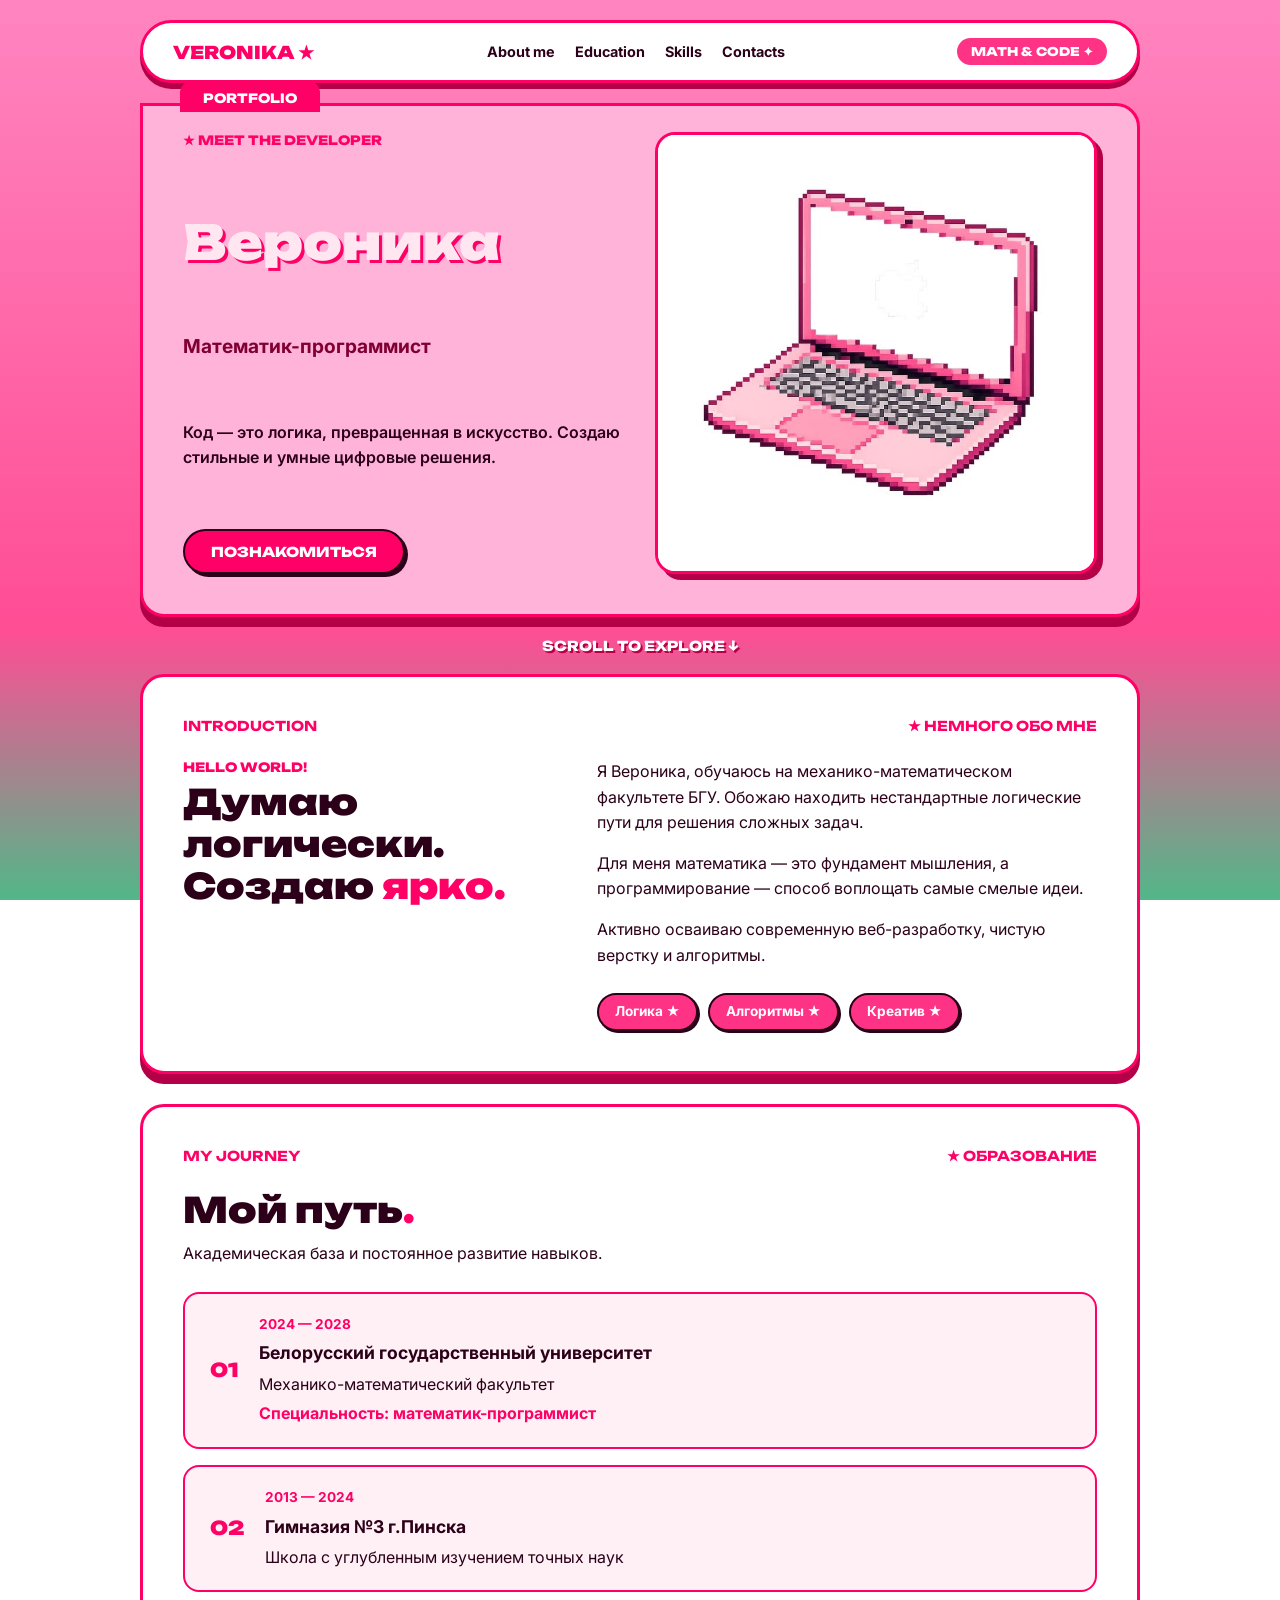
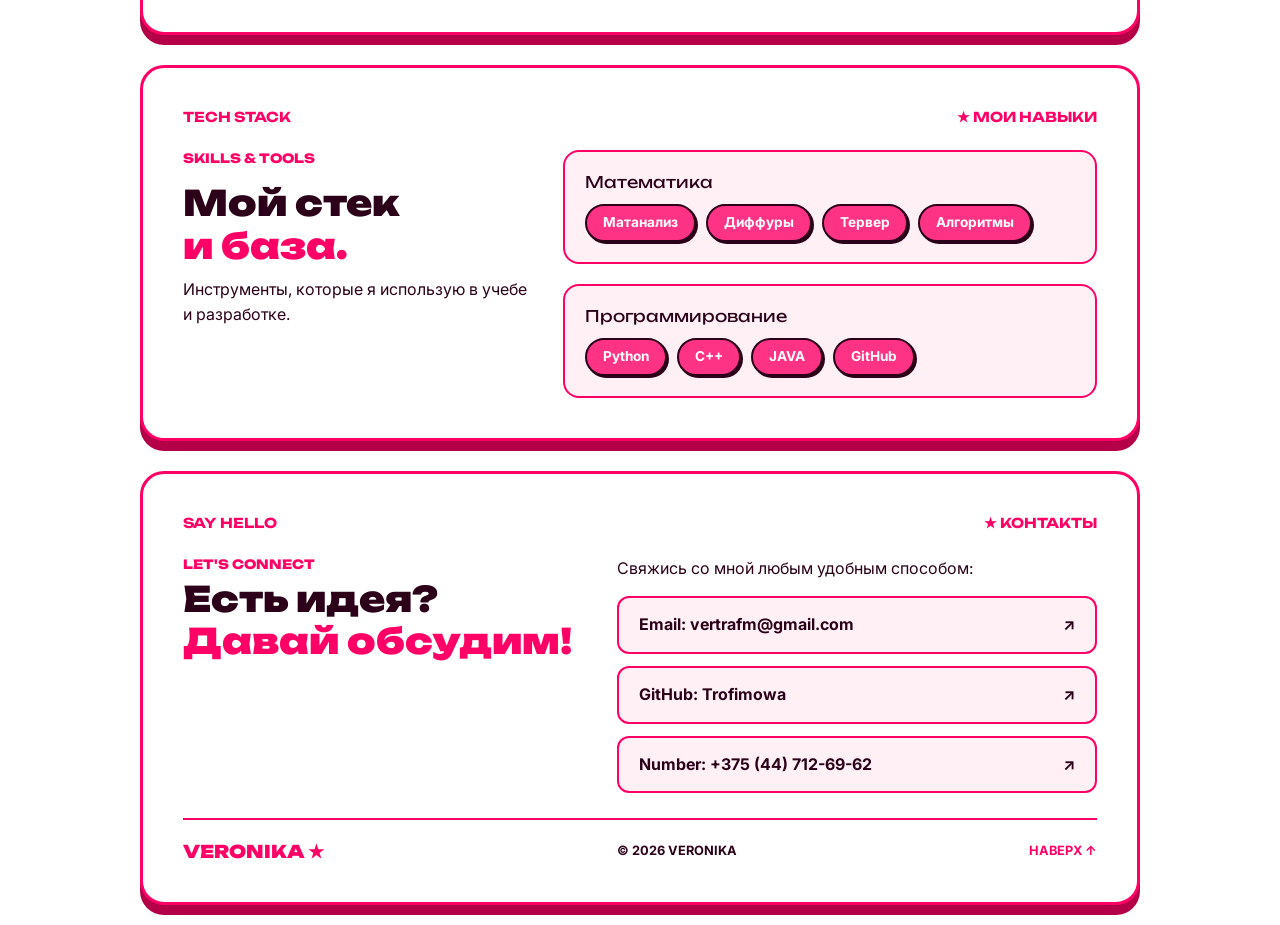
<file: task1/index.html>
<!DOCTYPE html>
<html lang="ru">
<head>
    <meta charset="UTF-8">
    <meta name="viewport" content="width=device-width, initial-scale=1.0">
    <title>Veronika — resume</title>
    <link rel="stylesheet" href="style.css">
    <link rel="preconnect" href="https://fonts.googleapis.com">
    <link rel="preconnect" href="https://fonts.gstatic.com" crossorigin>
    <link href="https://fonts.googleapis.com/css2?family=Inter:wght@400;600;700&family=Unbounded:wght@600;800;900&display=swap" rel="stylesheet">
</head>
<body>

    <header class="hero" id="home">
        <nav class="navigation">
            <a class="logo" href="#home">VERONIKA ★</a>
            <ul class="nav-links">
                <li><a href="#about">About me</a></li>
                <li><a href="#education">Education</a></li>
                <li><a href="#skills">Skills</a></li>
                <li><a href="#contacts">Contacts</a></li>
            </ul>
            <span class="badge">MATH &amp; CODE ✦</span>
        </nav>

        <div class="folder-card">
            <div class="folder-tab">PORTFOLIO</div>
            <div class="hero-content">
                <section class="hero-intro">
                    <p class="eyebrow">★ MEET THE DEVELOPER</p>
                    <h1>Вероника</h1>
                    <p class="hero-subtitle">Математик-программист</p>
                    <p class="hero-description">
                        Код — это логика, превращенная в искусство. Создаю стильные и умные цифровые решения.
                    </p>
                    <a class="hero-button" href="#about">ПОЗНАКОМИТЬСЯ</a>
                </section>

                <div class="portrait">
                    <div class="portrait-frame">
                        <img src="nout.jpg" alt="Картинка">
                    </div>
                </div>
            </div>
        </div>

        <a class="scroll-link" href="#about">SCROLL TO EXPLORE ↓</a>
    </header>

    <main>
        <section class="about section-card" id="about">
            <div class="section-top">
                <span>INTRODUCTION</span>
                <span>★ НЕМНОГО ОБО МНЕ</span>
            </div>

            <div class="about-layout">
                <div class="about-heading">
                    <p class="eyebrow">HELLO WORLD!</p>
                    <h2>Думаю логически.<br>Создаю <span>ярко.</span></h2>
                </div>

                <article class="about-text">
                    <p>
                        Я Вероника, обучаюсь на механико-математическом факультете БГУ. Обожаю находить нестандартные логические пути для решения сложных задач.
                    </p>
                    <p>
                        Для меня математика — это фундамент мышления, а программирование — способ воплощать самые смелые идеи.
                    </p>
                    <p>
                        Активно осваиваю современную веб-разработку, чистую верстку и алгоритмы.
                    </p>

                    <div class="about-tags">
                        <span class="skill">Логика ★</span>
                        <span class="skill">Алгоритмы ★</span>
                        <span class="skill">Креатив ★</span>
                    </div>
                </article>
            </div>
        </section>

        <section class="education section-card" id="education">
            <div class="section-top">
                <span>MY JOURNEY</span>
                <span>★ ОБРАЗОВАНИЕ</span>
            </div>

            <div class="education-heading">
                <h2>Мой путь<span>.</span></h2>
                <p>Академическая база и постоянное развитие навыков.</p>
            </div>

            <ul class="education-list">
                <li class="education-card">
                    <div class="education-number">01</div>
                    <div class="education-info">
                        <p class="card-date">2024 — 2028</p>
                        <h3>Белорусский государственный университет</h3>
                        <p>Механико-математический факультет</p>
                        <p class="education-specialty">Специальность: математик-программист</p>
                    </div>
                    <span class="education-arrow"></span>
                </li>

                <li class="education-card">
                    <div class="education-number">02</div>
                    <div class="education-info">
                        <p class="card-date">2013 — 2024</p>
                        <h3>Гимназия №3 г.Пинска</h3>
                        <p>Школа с углубленным изучением точных наук</p>
                    </div>
                    <span class="education-arrow"></span>
                </li>
            </ul>
        </section>

        <section class="skills section-card" id="skills">
            <div class="section-top">
                <span>TECH STACK</span>
                <span>★ МОИ НАВЫКИ</span>
            </div>

            <div class="skills-layout">
                <div class="skills-heading">
                    <p class="eyebrow">SKILLS &amp; TOOLS</p>
                    <h2>Мой стек<br><span>и база.</span></h2>
                    <p>Инструменты, которые я использую в учебе и разработке.</p>
                </div>

                <div class="skills-content">
                    <div class="skill-group">
                        <div class="skill-group-heading">
                            <h3>Математика</h3>
                        </div>
                        <div class="skill-tags">
                            <span class="skill">Матанализ</span>
                            <span class="skill">Диффуры</span>
                            <span class="skill">Тервер</span>
                            <span class="skill">Алгоритмы</span>
                        </div>
                    </div>

                    <div class="skill-group">
                        <div class="skill-group-heading">
                            <h3>Программирование</h3>
                        </div>
                        <div class="skill-tags">
                            <span class="skill">Python</span>
                            <span class="skill">С++</span>
                            <span class="skill">JAVA</span>
                            <span class="skill">GitHub</span>
                        </div>
                    </div>
                </div>
            </div>
        </section>

        <footer class="contacts section-card" id="contacts">
            <div class="section-top">
                <span>SAY HELLO</span>
                <span>★ КОНТАКТЫ</span>
            </div>

            <div class="contacts-layout">
                <div>
                    <p class="eyebrow">LET'S CONNECT</p>
                    <h2>Есть идея?<br><span>Давай обсудим!</span></h2>
                </div>

                <div class="contacts-right">
                    <p>Свяжись со мной любым удобным способом:</p>

                    <div class="contact-links">
                        <a href="mailto:veronika@example.com" class="contact-link">
                            <span>Email: vertrafm@gmail.com</span>
                            <span>↗</span>
                        </a>

                        <a href="https://github.com" target="_blank" rel="noopener noreferrer" class="contact-link">
                            <span>GitHub: Trofimowa</span>
                            <span>↗</span>
                        </a>

                        <a href="tel:+375291234567" class="contact-link">
                            <span>Number: +375 (44) 712-69-62</span>
                            <span>↗</span>
                        </a>
                    </div>
                </div>
            </div>

            <div class="footer-bottom">
                <a class="logo" href="#home">VERONIKA ★</a>
                <p>© 2026 VERONIKA</p>
                <a href="#home">НАВЕРХ ↑</a>
            </div>
        </footer>
    </main>

</body>
</html>
</file>
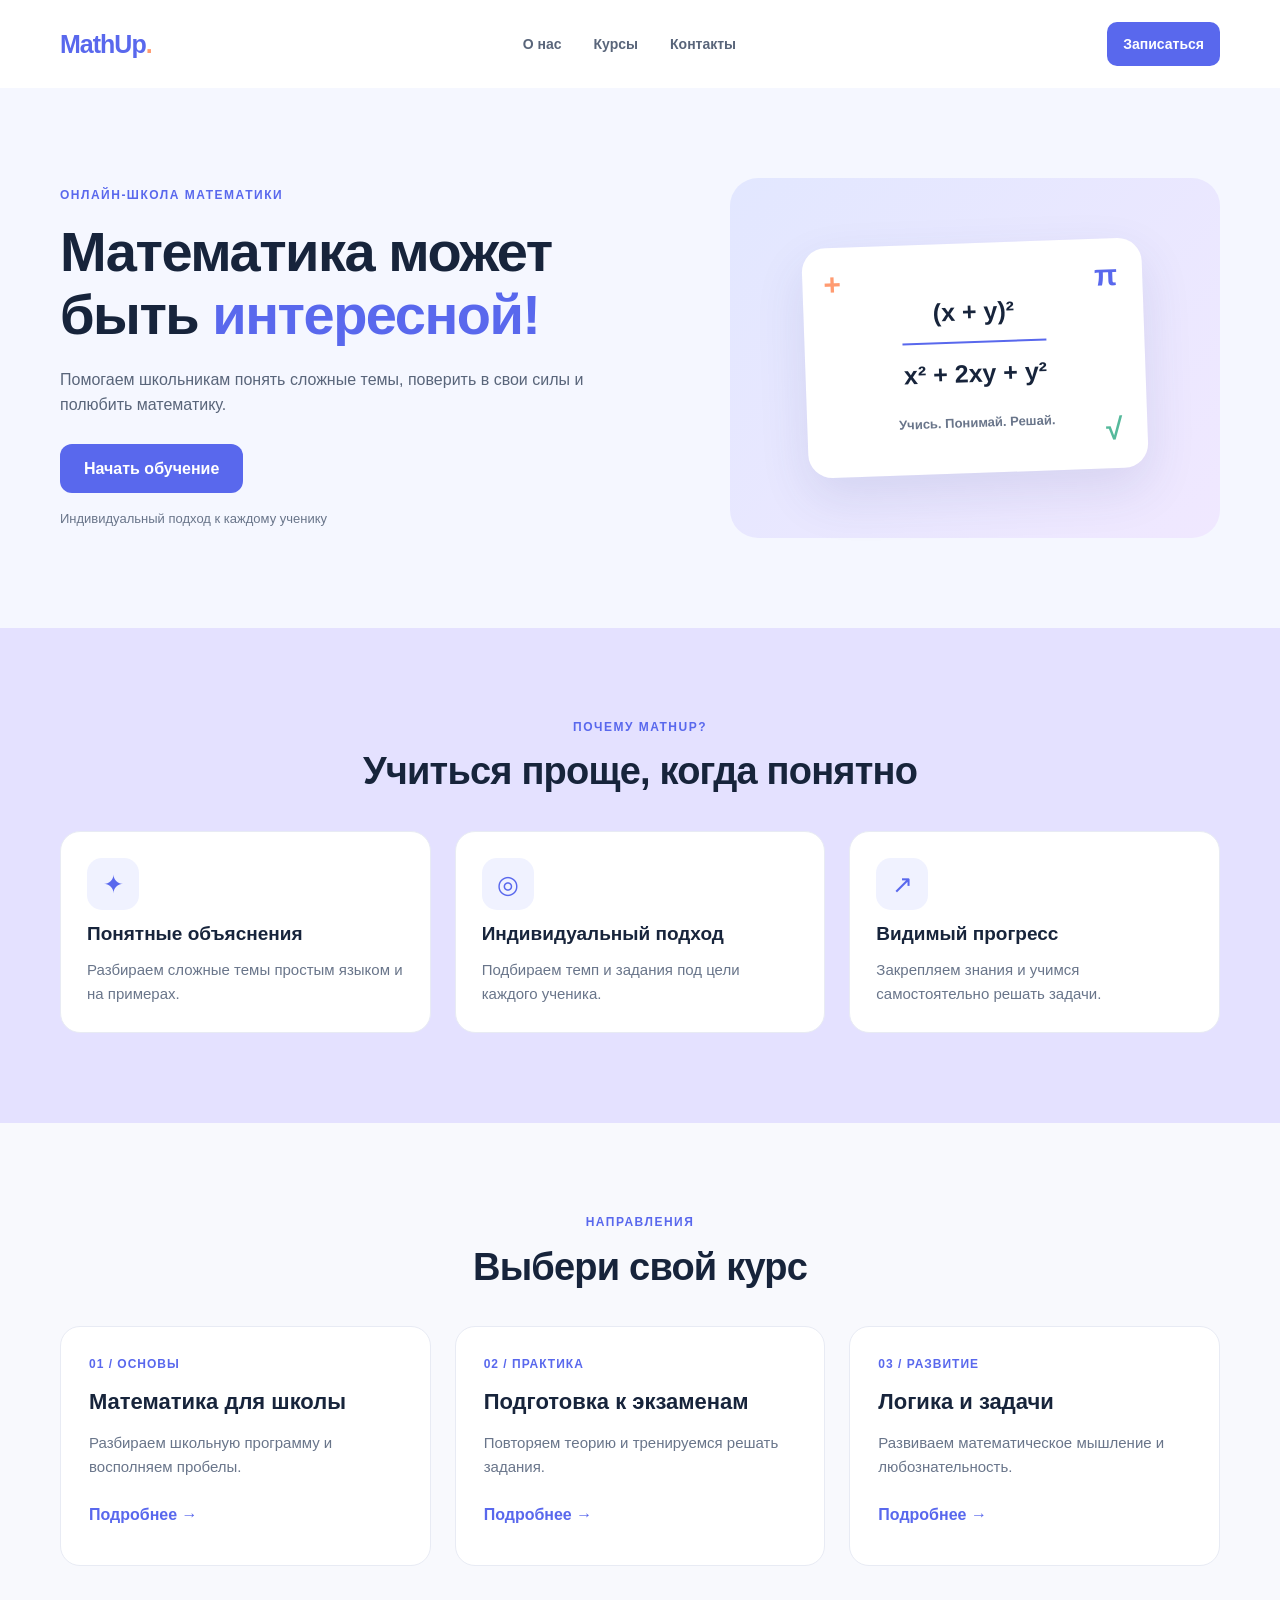
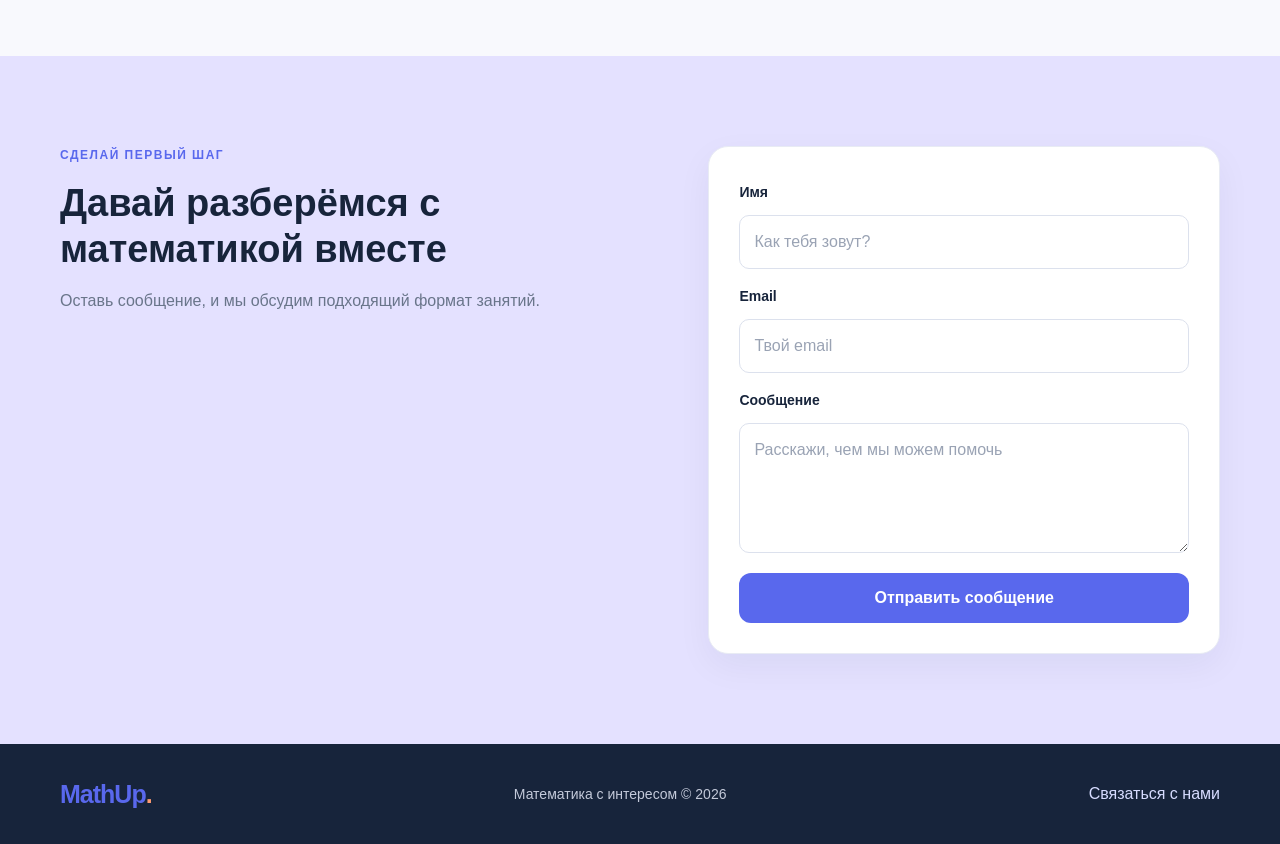
<file: task2/index.html>
<!DOCTYPE html>
<html lang="ru">
<head>
    <meta charset="UTF-8">
    <meta name="viewport" content="width=device-width, initial-scale=1.0">
    <meta name="description" content="Онлайн-школа математики для школьников">

    <title>MathUp — математика с интересом</title>

    <link rel="stylesheet" href="style.css">
</head>
<body>

    <div class="page-grid">

        <header class="header">

            <a class="logo" href="#">MathUp<span>.</span></a>

            <input
                type="checkbox"
                id="menu-checkbox"
                class="menu-checkbox"
            >

            <label
                for="menu-checkbox"
                class="menu-toggle"
                aria-label="Открыть или закрыть меню"
            >
                <span></span>
                <span></span>
                <span></span>
            </label>

            <nav class="navigation">
                <a href="#about">О нас</a>
                <a href="#courses">Курсы</a>
                <a href="#contact">Контакты</a>
            </nav>

            <a class="header-button" href="#contact">
                Записаться
            </a>

        </header>

        <main>

            <section class="hero">

                <div class="hero-content">

                    <p class="eyebrow">
                        ОНЛАЙН-ШКОЛА МАТЕМАТИКИ
                    </p>

                    <h1>
                        Математика может быть
                        <span>интересной!</span>
                    </h1>

                    <p class="hero-description">
                        Помогаем школьникам понять сложные темы,
                        поверить в свои силы и полюбить математику.
                    </p>

                    <a class="primary-button" href="#contact">
                        Начать обучение
                    </a>

                    <p class="hero-note">
                        Индивидуальный подход к каждому ученику
                    </p>

                </div>

                <div
                    class="hero-visual"
                    role="img"
                    aria-label="Иллюстрация с математическими символами"
                >

                    <div class="math-card">

                        <span class="math-symbol symbol-one">+</span>
                        <span class="math-symbol symbol-two">π</span>
                        <span class="math-symbol symbol-three">√</span>

                        <div class="equation">
                            <span>(x + y)²</span>
                            <span class="equation-line"></span>
                            <span>x² + 2xy + y²</span>
                        </div>

                        <p>Учись. Понимай. Решай.</p>

                    </div>

                </div>

            </section>

            <section class="benefits" id="about">

                <div class="section-heading">

                    <p class="eyebrow">ПОЧЕМУ MATHUP?</p>

                    <h2>Учиться проще, когда понятно</h2>

                </div>

                <div class="benefit-grid">

                    <article class="benefit-card">

                        <span class="card-icon">✦</span>

                        <h3>Понятные объяснения</h3>

                        <p>
                            Разбираем сложные темы простым языком
                            и на примерах.
                        </p>

                    </article>

                    <article class="benefit-card">

                        <span class="card-icon">◎</span>

                        <h3>Индивидуальный подход</h3>

                        <p>
                            Подбираем темп и задания под цели
                            каждого ученика.
                        </p>

                    </article>

                    <article class="benefit-card">

                        <span class="card-icon">↗</span>

                        <h3>Видимый прогресс</h3>

                        <p>
                            Закрепляем знания и учимся самостоятельно
                            решать задачи.
                        </p>

                    </article>

                </div>

            </section>

            <section class="courses" id="courses">

                <div class="section-heading">

                    <p class="eyebrow">НАПРАВЛЕНИЯ</p>

                    <h2>Выбери свой курс</h2>

                </div>

                <div class="course-grid">

                    <article class="course-card">

                        <p class="course-number">01 / ОСНОВЫ</p>

                        <h3>Математика для школы</h3>

                        <p>
                            Разбираем школьную программу
                            и восполняем пробелы.
                        </p>

                        <a href="#contact">Подробнее →</a>

                    </article>

                    <article class="course-card">

                        <p class="course-number">02 / ПРАКТИКА</p>

                        <h3>Подготовка к экзаменам</h3>

                        <p>
                            Повторяем теорию и тренируемся
                            решать задания.
                        </p>

                        <a href="#contact">Подробнее →</a>

                    </article>

                    <article class="course-card">

                        <p class="course-number">03 / РАЗВИТИЕ</p>

                        <h3>Логика и задачи</h3>

                        <p>
                            Развиваем математическое мышление
                            и любознательность.
                        </p>

                        <a href="#contact">Подробнее →</a>

                    </article>

                </div>

            </section>

            <section class="contact" id="contact">

                <div class="contact-info">

                    <p class="eyebrow">СДЕЛАЙ ПЕРВЫЙ ШАГ</p>

                    <h2>
                        Давай разберёмся с математикой вместе
                    </h2>

                    <p>
                        Оставь сообщение, и мы обсудим подходящий
                        формат занятий.
                    </p>

                </div>

                <form class="contact-form">

                    <label for="name">Имя</label>

                    <input
                        type="text"
                        id="name"
                        name="name"
                        placeholder="Как тебя зовут?"
                        required
                    >

                    <label for="email">Email</label>

                    <input
                        type="email"
                        id="email"
                        name="email"
                        placeholder="Твой email"
                        required
                    >

                    <label for="message">Сообщение</label>

                    <textarea
                        id="message"
                        name="message"
                        placeholder="Расскажи, чем мы можем помочь"
                        required
                    ></textarea>

                    <button
                        class="primary-button submit-button"
                        type="submit"
                    >
                        Отправить сообщение
                    </button>

                </form>

            </section>

        </main>

        <footer class="footer">

            <a class="logo" href="#">
                MathUp<span>.</span>
            </a>

            <p>Математика с интересом © 2026</p>

            <a href="#contact">Связаться с нами</a>

        </footer>

    </div>

</body>
</html>
</file>
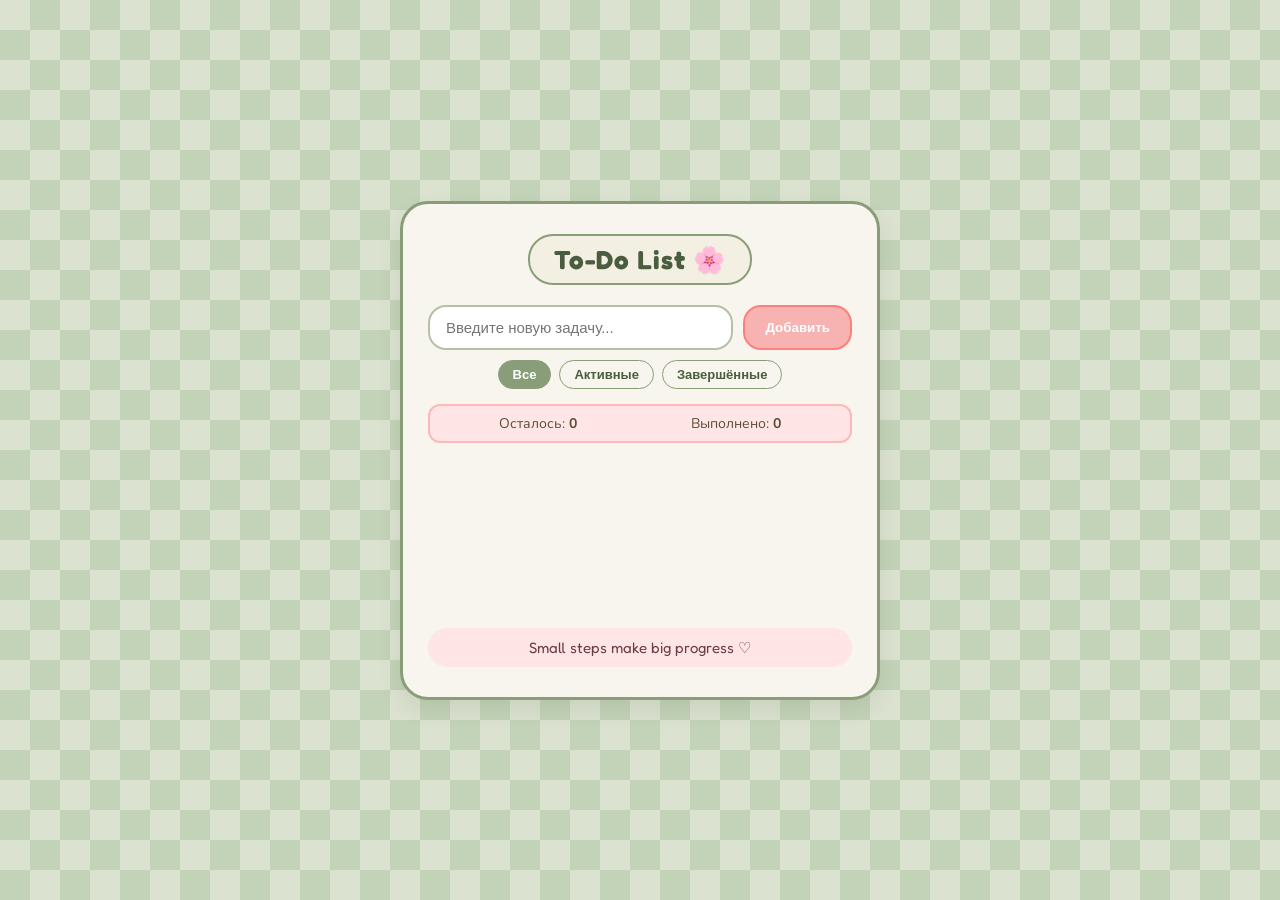
<file: task3/index.html>
<!DOCTYPE html>
<html lang="ru">
<head>
    <meta charset="UTF-8">
    <meta name="viewport" content="width=device-width, initial-scale=1.0">
    <title>Daily To-Do List</title>
    <link rel="stylesheet" href="style.css">
</head>
<body>
    <div class="planner-card">
        <header class="header">
            <div class="title-badge">
                <h1>To-Do List 🌸</h1>
            </div>
        </header>

        <form id="todo-form" class="todo-form">
            <input type="text" id="todo-input" placeholder="Введите новую задачу..." />
            <button type="submit" id="add-btn">Добавить</button>
        </form>

        <div id="error-message" class="error-message hidden">Пожалуйста, введите текст задачи!</div>

        <div class="filters">
            <button class="filter-btn active" data-filter="all">Все</button>
            <button class="filter-btn" data-filter="active">Активные</button>
            <button class="filter-btn" data-filter="completed">Завершённые</button>
        </div>

        <div class="counters">
            <span>Осталось: <strong id="active-count">0</strong></span>
            <span>Выполнено: <strong id="completed-count">0</strong></span>
        </div>

        <ul id="todo-list" class="todo-list"></ul>

        <div class="quote-card">
            Small steps make big progress ♡
        </div>
    </div>

    <script src="script.js" defer></script>
</body>
</html>
</file>
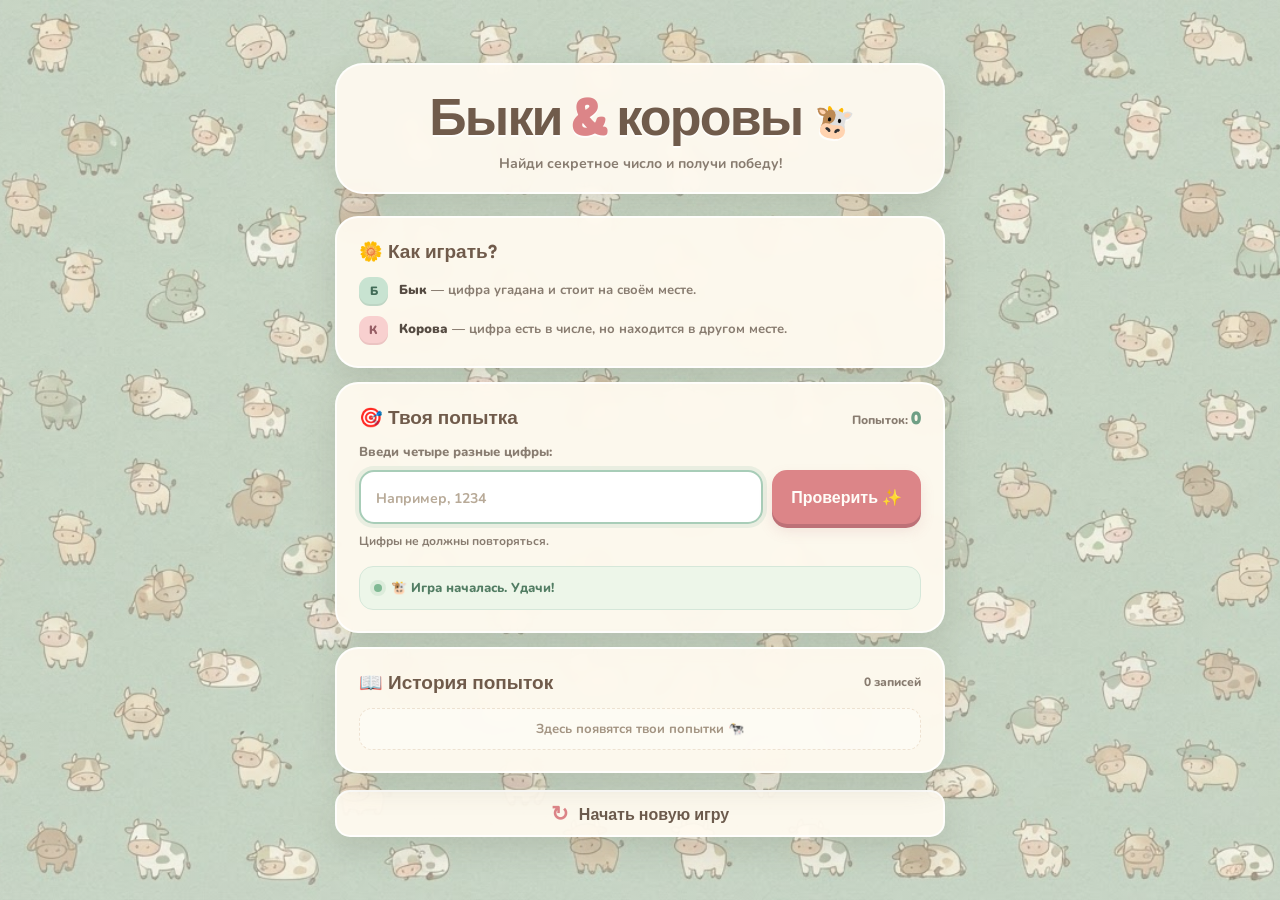
<file: task4/index.html>
<!DOCTYPE html>
<html lang="ru">
<head>
    <meta charset="UTF-8">
    <meta name="viewport" content="width=device-width, initial-scale=1.0">
    <meta name="description" content="игра Быки и коровы">
    <title>Быки и коровы 🐮</title>

    <link rel="stylesheet" href="style.css">
    <script src="script.js" defer></script>
</head>
<body>

    <main class="game">

        <!-- Заголовок игры -->
        <header class="game__header">

            <h1>
                Быки <span>&</span> коровы
                <span class="title-cow">🐮</span>
            </h1>

            <p class="subtitle">
                Найди секретное число и получи победу!
            </p>
        </header>

        <!-- Правила игры -->
        <section class="panel" aria-labelledby="rules-title">

            <h2 id="rules-title">🌼 Как играть?</h2>

            <div class="rules">

                <p>
                    <span class="rule-mark bull">Б</span>
                    <span>
                        <strong>Бык</strong> — цифра угадана и стоит на своём месте.
                    </span>
                </p>

                <p>
                    <span class="rule-mark cow">К</span>
                    <span>
                        <strong>Корова</strong> — цифра есть в числе, но находится в другом месте.
                    </span>
                </p>

            </div>
        </section>

        <!-- Игровое поле -->
        <section class="panel play-panel" aria-labelledby="attempt-title">

            <div class="section-heading">
                <h2 id="attempt-title">🎯 Твоя попытка</h2>

                <span class="attempt-counter">
                    Попыток:
                    <strong id="attempt-count">0</strong>
                </span>
            </div>

            <form id="guess-form" novalidate>

                <label for="guess-input">
                    Введи четыре разные цифры:
                </label>

                <div class="input-row">

                    <input
                        id="guess-input"
                        name="guess"
                        type="text"
                        inputmode="numeric"
                        autocomplete="off"
                        placeholder="Например, 1234"
                        aria-describedby="input-message"
                    >

                    <button
                        class="button button--primary"
                        type="submit"
                    >
                        Проверить ✨
                    </button>

                </div>

                <p
                    id="input-message"
                    class="message"
                    role="status"
                    aria-live="polite"
                >
                    Цифры не должны повторяться.
                </p>

            </form>

            <div
                id="game-status"
                class="game-status"
                role="status"
                aria-live="polite"
            >
                <span class="status-dot"></span>
                Игра началась. Удачи!
            </div>

        </section>

        <!-- История попыток -->
        <section class="panel history-panel" aria-labelledby="history-title">

            <div class="section-heading">

                <h2 id="history-title">📖 История попыток</h2>

                <span class="history-count" id="history-count">
                    0 записей
                </span>

            </div>

            <ol id="history-list" class="history-list">

                <li class="empty-history">
                    Здесь появятся твои попытки 🐄
                </li>

            </ol>

        </section>

        <!-- Новая игра -->
        <button
            id="new-game-button"
            class="button button--secondary"
            type="button"
        >
            <span aria-hidden="true">↻</span>
            Начать новую игру
        </button>

    </main>

</body>
</html>
</file>
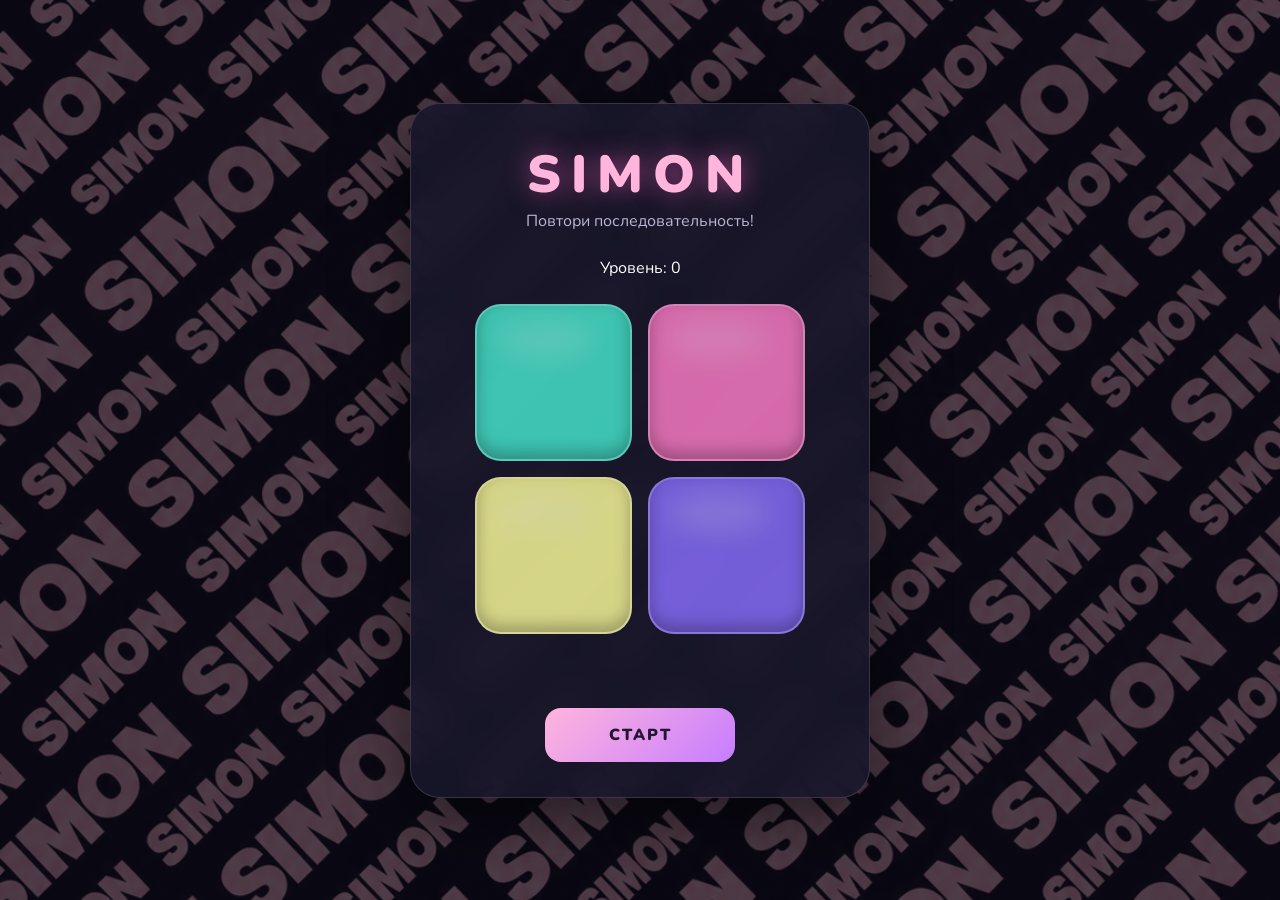
<file: task5/index.html>
<!DOCTYPE html>
<html lang="ru">
<head>
    <meta charset="UTF-8">
    <meta name="viewport" content="width=device-width, initial-scale=1.0">
    <title>Simon Game</title>
    <link rel="stylesheet" href="style.css">
    <script src="script.js" defer></script>
</head>
<body>

    <main class="game">

        <header class="game-header">
            <h1>SIMON</h1>
            <p>Повтори последовательность!</p>
        </header>

        <p>Уровень: <span id="level">0</span></p>

        <section class="game-board">
            <button class="color-button green" data-color="0" aria-label="Зелёная"></button>
            <button class="color-button red" data-color="1" aria-label="Розовая"></button>
            <button class="color-button yellow" data-color="2" aria-label="Жёлтая"></button>
            <button class="color-button blue" data-color="3" aria-label="Синяя"></button>
        </section>

        <p id="message"></p>

        <button id="start-button">СТАРТ</button>

    </main>

</body>
</html>
</file>
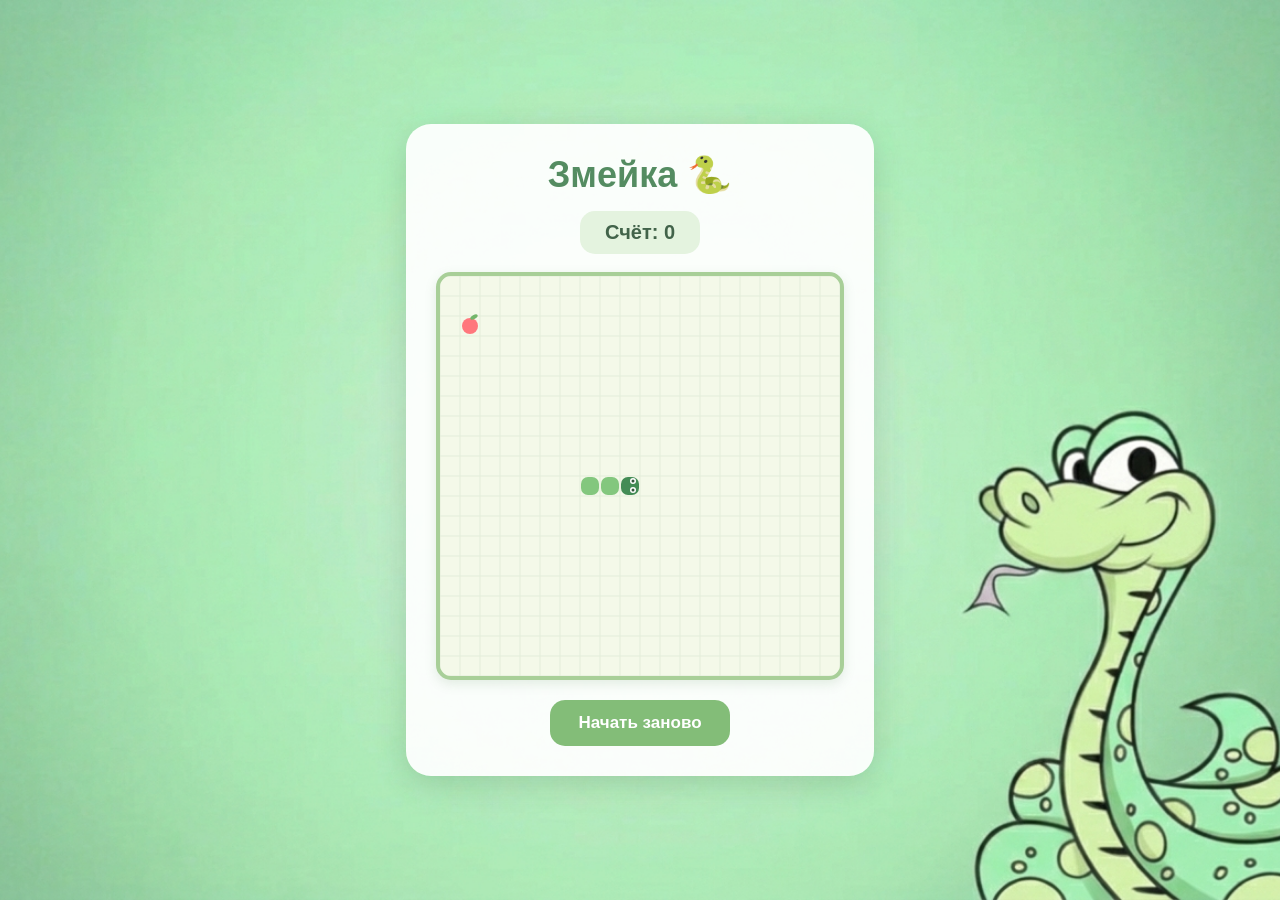
<file: task6/index.html>
<!DOCTYPE html>
<html lang="ru">
<head>
    <meta charset="UTF-8">
    <meta name="viewport" content="width=device-width, initial-scale=1.0">
    <title>Змейка 🐍</title>

    <link rel="stylesheet" href="style.css">
    <script src="script.js" defer></script>
</head>
<body>

    <main class="game-container">

        <h1>Змейка 🐍</h1>

        <div class="score">
            Счёт: <span id="score">0</span>
        </div>

        <canvas id="game-canvas" width="400" height="400">
        </canvas>

        <div id="game-over" class="game-over hidden">
            <h2>Игра окончена!</h2>
            <p>Ваш счёт: <span id="final-score">0</span></p>
        </div>

        <button id="restart-button">Начать заново</button>


    </main>

</body>
</html>
</file>
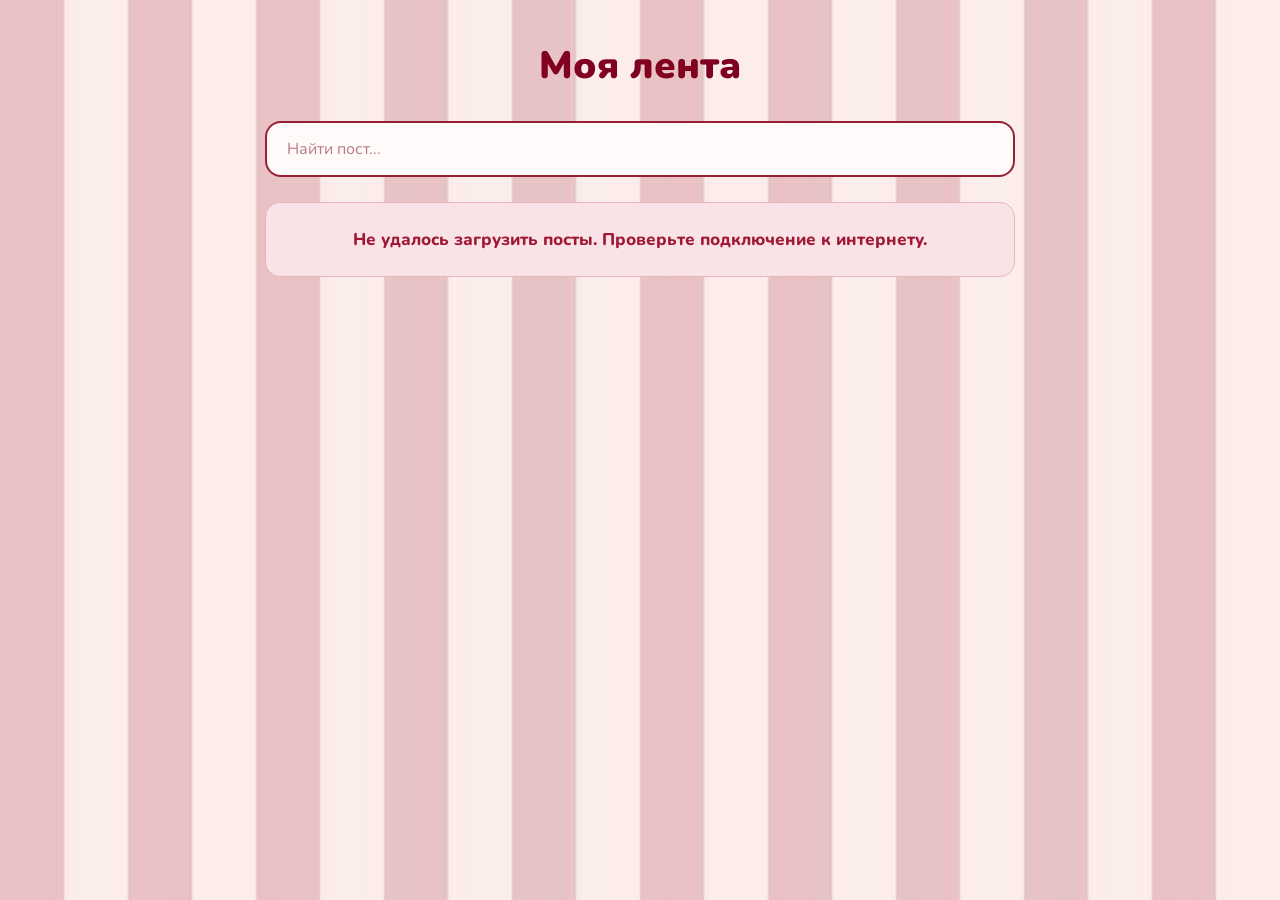
<file: task7/index.html>
<!DOCTYPE html>
<html lang="ru">

<head>
    <meta charset="UTF-8">
    <meta name="viewport" content="width=device-width, initial-scale=1.0">

    <title>Моя лента</title>

    <link rel="preconnect" href="https://fonts.googleapis.com">
    <link rel="preconnect" href="https://fonts.gstatic.com" crossorigin>

    <link href="https://fonts.googleapis.com/css2?family=Nunito:wght@400;500;600;700;800;900&display=swap" rel="stylesheet">

    <link rel="stylesheet" href="style.css">
    <script src="script.js" defer></script>
</head>

<body>

    <main class="container">

        <header>
            <h1>Моя лента</h1>
        </header>

        <div class="search-container">
            <input
                type="text"
                id="search"
                placeholder="Найти пост..."
            >
        </div>

        <div id="posts" class="posts"></div>

        <div id="loading" class="message hidden">
            Загрузка...
        </div>

        <div id="error" class="message error hidden"></div>

        <div id="end-message" class="message hidden">
            Больше постов нет
        </div>

    </main>

</body>
</html>
</file>
<file: task1/style.css>
* {
  box-sizing: border-box;
  margin: 0;
  padding: 0;
}

html {
  scroll-behavior: smooth;
}

body {
  font-family: 'Inter', sans-serif;
  background: linear-gradient(180deg, #ff85c0 0%, #ff4d94 70%, #52b788 100%);
  background-attachment: fixed;
  color: #2b0018;
  line-height: 1.6;
  display: flex;
  flex-direction: column;
  align-items: center;
  width: 100%;
  padding: 20px 0;
}

main {
  width: 100%;
  display: flex;
  flex-direction: column;
  align-items: center;
  gap: 30px;
}

.section-card {
  width: 100%;
  max-width: 1000px;
  padding: 40px;
  background: #fff;
  border: 3px solid #ff0066;
  border-radius: 24px;
  box-shadow: 0 10px #b30047;
  display: flex;
  flex-direction: column;
  gap: 25px;
}

h2 {
  font-family: 'Unbounded', sans-serif;
  font-size: 2.2rem;
  font-weight: 900;
  color: #2b0018;
  line-height: 1.2;
}

h2 span {
  color: #ff0066;
}

.section-top {
  display: flex;
  justify-content: space-between;
  align-items: center;
  flex-wrap: wrap;
  gap: 15px;
  color: #ff0066;
  font: 700 0.85rem 'Unbounded', sans-serif;
  text-transform: uppercase;
}

.eyebrow {
  color: #ff0066;
  font: 800 0.8rem 'Unbounded', sans-serif;
  margin-bottom: 6px;
  text-transform: uppercase;
}

.hero {
  width: 100%;
  max-width: 1000px;
  display: flex;
  flex-direction: column;
  gap: 20px;
  margin-bottom: 20px;
}

.navigation {
  width: 100%;
  padding: 15px 30px;
  background: #fff;
  border: 3px solid #ff0066;
  border-radius: 50px;
  box-shadow: 0 6px #b30047;
  display: flex;
  justify-content: space-between;
  align-items: center;
  flex-wrap: wrap;
  gap: 20px;
}

.logo {
  color: #ff0066;
  font: 900 1.1rem 'Unbounded', sans-serif;
  text-decoration: none;
}

.nav-links {
  list-style: none;
  display: flex;
  flex-wrap: wrap;
  gap: 20px;
}

.nav-links a {
  color: #2b0018;
  font-size: 0.9rem;
  font-weight: 700;
  text-decoration: none;
  transition: color 0.2s;
}

.nav-links a:hover {
  color: #ff0066;
}

.badge {
  padding: 6px 14px;
  background: #ff3385;
  color: #fff;
  border-radius: 20px;
  font: 800 0.75rem 'Unbounded', sans-serif;
}

.folder-card {
  padding: 40px;
  background: #ffb3d9;
  border: 3px solid #ff0066;
  border-radius: 0 24px 24px;
  box-shadow: 0 10px #b30047;
  display: flex;
  flex-direction: column;
  gap: 20px;
}

.folder-tab {
  width: fit-content;
  margin: -65px 0 0 -3px;
  padding: 6px 20px;
  background: #ff0066;
  color: #fff;
  border: 3px solid #ff0066;
  border-bottom: none;
  border-radius: 12px 12px 0 0;
  font: 800 0.8rem 'Unbounded', sans-serif;
}

.hero-content {
  width: 100%;
  display: flex;
  justify-content: space-between;
  align-items: stretch;
  flex-wrap: wrap;
  gap: 30px;
}

.hero-intro,
.portrait {
  flex: 1;
  min-width: 0;
}

.hero-intro {
  display: flex;
  flex-direction: column;
  justify-content: space-between;
  align-items: flex-start;
  gap: 12px;
}

.hero-intro h1 {
  color: #ffe6f0;
  font: 900 3rem 'Unbounded', sans-serif;
  text-shadow: 3px 3px #ff0066;
}

.hero-subtitle {
  color: #800033;
  font-size: 1.2rem;
  font-weight: 700;
}

.hero-description {
  color: #2b0018;
  font-weight: 600;
}

.hero-button {
  width: fit-content;
  padding: 12px 26px;
  background: #ff0066;
  color: #fff;
  border: 2px solid #2b0018;
  border-radius: 30px;
  box-shadow: 3px 3px #2b0018;
  font: 800 0.85rem 'Unbounded', sans-serif;
  text-decoration: none;
  transition: 0.2s;
}

.hero-button:hover {
  background: #ff3385;
  transform: translate(-2px, -2px);
  box-shadow: 5px 5px #2b0018;
}

.portrait {
  display: flex;
  min-height: 300px;
}

.portrait-frame {
  width: 100%;
  min-height: 300px;
  overflow: hidden;
  background: #fff;
  border: 3px solid #ff0066;
  border-radius: 20px;
  box-shadow: 6px 6px #b30047;
  display: flex;
  justify-content: center;
  align-items: center;
}

.portrait-frame img {
  display: block;
  width: 100%;
  height: 100%;
  object-fit: cover;
}

.scroll-link {
  color: #fff;
  font: 800 0.85rem 'Unbounded', sans-serif;
  text-align: center;
  text-decoration: none;
  text-shadow: 2px 2px #b30047;
}

.about-layout,
.skills-layout,
.contacts-layout {
  display: flex;
  justify-content: space-between;
  flex-wrap: wrap;
  gap: 30px;
}

.about-heading {
  flex: 1;
  min-width: 220px;
  max-width: 380px;
}

.about-text {
  flex: 1;
  min-width: 240px;
  display: flex;
  flex-direction: column;
  gap: 15px;
  max-width: 500px;
}

.about-tags,
.skill-tags {
  display: flex;
  flex-wrap: wrap;
  gap: 10px;
}

.about-tags {
  margin-top: 10px;
}

.education-heading,
.skills-heading {
  display: flex;
  flex-direction: column;
  gap: 10px;
}

.education-heading {
  max-width: 500px;
}

.education-list {
  width: 100%;
  list-style: none;
  display: flex;
  flex-direction: column;
  gap: 16px;
}

.education-card {
  padding: 20px 25px;
  background: #fff0f5;
  border: 2px solid #ff0066;
  border-radius: 16px;
  display: flex;
  align-items: center;
  justify-content: space-between;
  gap: 20px;
  transition: 0.2s;
}

.education-card:hover {
  background: #ffe6f0;
  transform: translateY(-2px);
}

.education-number,
.education-arrow {
  color: #ff0066;
  font-size: 1.2rem;
  font-weight: 900;
}

.education-number {
  font-family: 'Unbounded', sans-serif;
}

.education-info {
  flex: 1;
  min-width: 0;
  display: flex;
  flex-direction: column;
  gap: 4px;
}

.card-date {
  color: #ff0066;
  font-size: 0.85rem;
  font-weight: 700;
}

.education-info h3 {
  color: #2b0018;
  font-size: 1.1rem;
}

.education-specialty {
  color: #ff0066;
  font-weight: 700;
}

.skills-heading {
  flex: 1;
  min-width: 220px;
  max-width: 350px;
}

.skills-content {
  flex: 1;
  min-width: 240px;
  max-width: 550px;
  display: flex;
  flex-direction: column;
  gap: 20px;
}

.skill-group {
  padding: 20px;
  background: #fff0f5;
  border: 2px solid #ff0066;
  border-radius: 16px;
  display: flex;
  flex-direction: column;
  gap: 12px;
}

.skill-group-heading h3 {
  color: #2b0018;
  font: 1rem 'Unbounded', sans-serif;
}

.skill {
  padding: 6px 16px;
  background: #ff3385;
  color: #fff;
  border: 2px solid #2b0018;
  border-radius: 20px;
  box-shadow: 2px 2px #2b0018;
  font-size: 0.85rem;
  font-weight: 700;
  transition: 0.2s;
}

.skill:hover {
  background: #ff0066;
  transform: translate(-2px, -2px);
  box-shadow: 4px 4px #2b0018;
}

.contacts-right {
  flex: 1;
  min-width: 240px;
  max-width: 480px;
  display: flex;
  flex-direction: column;
  gap: 15px;
}

.contact-links {
  display: flex;
  flex-direction: column;
  gap: 12px;
}

.contact-link {
  padding: 14px 20px;
  background: #fff0f5;
  color: #2b0018;
  border: 2px solid #ff0066;
  border-radius: 12px;
  display: flex;
  justify-content: space-between;
  align-items: center;
  flex-wrap: wrap;
  gap: 10px;
  font-weight: 700;
  text-decoration: none;
  transition: 0.2s;
}

.contact-link:hover {
  background: #ff0066;
  color: #fff;
  text-decoration: underline;
}

.footer-bottom {
  width: 100%;
  padding-top: 20px;
  border-top: 2px solid #ff0066;
  display: flex;
  justify-content: space-between;
  align-items: center;
  flex-wrap: wrap;
  gap: 15px;
  font-size: 0.8rem;
  font-weight: 700;
}

.footer-bottom a {
  color: #ff0066;
  text-decoration: none;
}

.footer-bottom a:hover {
  text-decoration: underline;
}
</file>
<file: task2/style.css>
* {
    box-sizing: border-box;
    margin: 0;
    padding: 0;
}

html {
    scroll-behavior: smooth;
    scroll-padding-top: 20px;
}

body {
    font-family: Arial, Helvetica, sans-serif;
    color: #17243b;
    background: #e4e1ff;
    line-height: 1.6;
}

a {
    color: inherit;
    text-decoration: none;
}

button,
input,
textarea {
    font: inherit;
}

button,
label {
    -webkit-tap-highlight-color: transparent;
}

button {
    cursor: pointer;
}

.page-grid {
    display: grid;
    grid-template-columns: minmax(0, 1fr);
    width: 100%;
    min-height: 100vh;
}

.header {
    position: relative;
    display: flex;
    align-items: center;
    justify-content: space-between;
    gap: 16px;
    padding: 16px 20px;
    background: #ffffff;
}

.logo {
    flex-shrink: 0;
    color: #5968ed;
    font-size: 25px;
    font-weight: 800;
    letter-spacing: -1px;
}

.logo span {
    color: #ff9b71;
}

.navigation {
    display: none;
}

.header-button {
    display: none;
}

.menu-checkbox {
    position: absolute;
    width: 1px;
    height: 1px;
    overflow: hidden;
    clip-path: inset(50%);
    white-space: nowrap;
}

.menu-toggle {
    display: flex;
    flex-direction: column;
    align-items: center;
    justify-content: center;
    gap: 5px;
    width: 48px;
    height: 48px;
    flex-shrink: 0;
    border: 1px solid #e0e5f2;
    border-radius: 12px;
    background: #ffffff;
    cursor: pointer;
}

.menu-toggle span {
    display: block;
    width: 22px;
    height: 2px;
    border-radius: 2px;
    background: #17243b;
    transition: transform 0.25s ease, opacity 0.25s ease;
}

.menu-checkbox:checked ~ .navigation {
    display: flex;
    position: absolute;
    top: calc(100% + 8px);
    left: 20px;
    right: 20px;
    z-index: 100;
    flex-direction: column;
    align-items: stretch;
    gap: 0;
    padding: 10px;
    border: 1px solid #e8ebf4;
    border-radius: 16px;
    background: #ffffff;
    box-shadow: 0 12px 30px rgb(23 36 59 / 12%);
}

.menu-checkbox:checked ~ .navigation a {
    display: flex;
    align-items: center;
    min-height: 48px;
    padding: 10px 14px;
    border-radius: 8px;
    color: #59657a;
    font-weight: 700;
}

.menu-checkbox:checked ~ .navigation a:hover {
    background: #f0f2ff;
    color: #5968ed;
}

.menu-checkbox:checked + .navigation + .header-button + .menu-toggle span:first-child {
    transform: translateY(7px) rotate(45deg);
}

.menu-checkbox:checked + .navigation + .header-button + .menu-toggle span:nth-child(2) {
    opacity: 0;
}

.menu-checkbox:checked + .navigation + .header-button + .menu-toggle span:last-child {
    transform: translateY(-7px) rotate(-45deg);
}

.menu-checkbox:focus-visible + .navigation + .header-button + .menu-toggle {
    outline: 3px solid #a8b1ff;
    outline-offset: 3px;
}

.primary-button {
    display: inline-flex;
    align-items: center;
    justify-content: center;
    min-height: 48px;
    padding: 12px 24px;
    border: none;
    border-radius: 12px;
    background: #5968ed;
    color: #ffffff;
    font-weight: 700;
    text-align: center;
    transition: background-color 0.25s ease,
                transform 0.25s ease,
                box-shadow 0.25s ease;
}

.primary-button:hover {
    background: #4351d2;
    transform: translateY(-2px);
    box-shadow: 0 8px 20px rgb(89 104 237 / 20%);
}

.primary-button:focus-visible,
.navigation a:focus-visible,
.header-button:focus-visible,
.menu-toggle:focus-visible {
    outline: 3px solid #a8b1ff;
    outline-offset: 3px;
}

.hero {
    display: grid;
    grid-template-columns: minmax(0, 1fr);
    align-items: center;
    gap: 36px;
    padding: 56px 20px;
    background: #f5f7ff;
}

.hero-content {
    min-width: 0;
}

.eyebrow {
    margin-bottom: 16px;
    color: #5968ed;
    font-size: 12px;
    font-weight: 800;
    letter-spacing: 1.5px;
    text-transform: uppercase;
}

.hero h1 {
    margin-bottom: 20px;
    font-size: clamp(34px, 8vw, 48px);
    line-height: 1.12;
    letter-spacing: -1.5px;
}

.hero h1 span {
    color: #5968ed;
}

.hero-description {
    max-width: 540px;
    margin-bottom: 26px;
    color: #59657a;
    font-size: 16px;
}

.hero-note {
    margin-top: 16px;
    color: #69758a;
    font-size: 13px;
}

.hero-visual {
    display: flex;
    align-items: center;
    justify-content: center;
    min-width: 0;
    min-height: 280px;
    padding: 24px;
    border-radius: 28px;
    background: linear-gradient(135deg, #e2e7ff, #f0e8ff);
}

.math-card {
    position: relative;
    display: flex;
    flex-direction: column;
    align-items: center;
    justify-content: center;
    gap: 20px;
    width: 100%;
    max-width: 340px;
    min-height: 230px;
    padding: 32px 20px 24px;
    border: 1px solid rgb(255 255 255 / 80%);
    border-radius: 24px;
    background: #ffffff;
    box-shadow: 0 20px 50px rgb(55 68 140 / 12%);
    transform: rotate(-2deg);
    transition: transform 0.3s ease;
}

.math-card:hover {
    transform: rotate(0deg) translateY(-4px);
}

.math-symbol {
    position: absolute;
    color: #5968ed;
    font-size: 30px;
    font-weight: 800;
}

.symbol-one {
    top: 12px;
    left: 20px;
    color: #ff9b71;
}

.symbol-two {
    top: 12px;
    right: 24px;
}

.symbol-three {
    right: 24px;
    bottom: 14px;
    color: #55b99b;
}

.equation {
    display: flex;
    flex-direction: column;
    align-items: center;
    gap: 10px;
    max-width: 100%;
    font-size: clamp(18px, 5vw, 25px);
    font-weight: 800;
    text-align: center;
    overflow-wrap: anywhere;
}

.equation-line {
    width: 100%;
    height: 2px;
    background: #5968ed;
}

.math-card p {
    color: #69758a;
    font-size: 13px;
    font-weight: 700;
}

.benefits,
.courses {
    padding: 64px 20px;
}

.section-heading {
    max-width: 650px;
    margin: 0 auto 36px;
    text-align: center;
}

.section-heading .eyebrow {
    margin-bottom: 12px;
}

.section-heading h2 {
    font-size: clamp(28px, 6vw, 38px);
    line-height: 1.2;
    letter-spacing: -0.8px;
}

.section-heading p:not(.eyebrow) {
    margin-top: 12px;
    color: #69758a;
}

.benefit-grid {
    display: grid;
    grid-template-columns: minmax(0, 1fr);
    gap: 18px;
}

.benefit-card {
    display: flex;
    flex-direction: column;
    align-items: flex-start;
    gap: 12px;
    min-width: 0;
    padding: 26px;
    border: 1px solid #e8ebf4;
    border-radius: 20px;
    background: #ffffff;
    transition: transform 0.25s ease,
                box-shadow 0.25s ease,
                border-color 0.25s ease;
}

.benefit-card:hover {
    transform: translateY(-4px);
    border-color: #d4d9ff;
    box-shadow: 0 12px 30px rgb(23 36 59 / 7%);
}

.card-icon {
    display: flex;
    align-items: center;
    justify-content: center;
    width: 52px;
    height: 52px;
    border-radius: 15px;
    background: #f0f2ff;
    color: #5968ed;
    font-size: 25px;
}

.benefit-card h3 {
    font-size: 19px;
    line-height: 1.3;
}

.benefit-card p {
    color: #69758a;
    font-size: 15px;
}

.courses {
    background: #f8f9fd;
}

.course-grid {
    display: grid;
    grid-template-columns: minmax(0, 1fr);
    gap: 20px;
}

.course-card {
    display: flex;
    flex-direction: column;
    align-items: flex-start;
    gap: 14px;
    min-width: 0;
    padding: 28px;
    border: 1px solid #e8ebf4;
    border-radius: 20px;
    background: #ffffff;
    transition: transform 0.25s ease,
                box-shadow 0.25s ease;
}

.course-card:hover {
    transform: translateY(-4px);
    box-shadow: 0 12px 30px rgb(23 36 59 / 8%);
}

.course-number {
    color: #5968ed;
    font-size: 12px;
    font-weight: 800;
    letter-spacing: 1px;
}

.course-card h3 {
    font-size: 22px;
    line-height: 1.3;
}

.course-card p:not(.course-number) {
    color: #69758a;
    font-size: 15px;
}

.course-card > a {
    display: inline-flex;
    align-items: center;
    min-height: 44px;
    margin-top: auto;
    color: #5968ed;
    font-weight: 700;
    transition: color 0.2s ease;
}

.course-card > a:hover {
    color: #4351d2;
}

.contact {
    display: grid;
    grid-template-columns: minmax(0, 1fr);
    gap: 32px;
    padding: 64px 20px;
}

.contact-info {
    min-width: 0;
}

.contact-info h2 {
    margin-bottom: 16px;
    font-size: clamp(28px, 6vw, 38px);
    line-height: 1.2;
}

.contact-info > p:not(.eyebrow) {
    margin-bottom: 20px;
    color: #69758a;
}

.contact-form {
    display: flex;
    flex-direction: column;
    gap: 12px;
    min-width: 0;
    padding: 24px;
    border: 1px solid #e8ebf4;
    border-radius: 20px;
    background: #ffffff;
    box-shadow: 0 12px 35px rgb(23 36 59 / 5%);
}

.contact-form label {
    margin-top: 4px;
    font-size: 14px;
    font-weight: 700;
}

.contact-form input,
.contact-form textarea {
    width: 100%;
    min-width: 0;
    min-height: 48px;
    padding: 13px 14px;
    border: 1px solid #dce1ed;
    border-radius: 10px;
    background: #ffffff;
    color: #17243b;
    transition: border-color 0.2s ease,
                box-shadow 0.2s ease;
}

.contact-form textarea {
    min-height: 130px;
    resize: vertical;
}

.contact-form input::placeholder,
.contact-form textarea::placeholder {
    color: #9aa3b4;
}

.contact-form input:hover,
.contact-form textarea:hover {
    border-color: #a9b4d0;
}

.contact-form input:focus,
.contact-form textarea:focus {
    border-color: #5968ed;
    outline: none;
    box-shadow: 0 0 0 3px rgb(89 104 237 / 15%);
}

.submit-button {
    width: 100%;
    margin-top: 8px;
}

.footer {
    display: flex;
    flex-direction: column;
    align-items: center;
    justify-content: space-between;
    gap: 12px;
    padding: 24px 20px;
    background: #17243b;
    color: #ffffff;
    text-align: center;
}

.footer p {
    color: #c4cada;
    font-size: 14px;
}

.footer > a:last-child {
    display: inline-flex;
    align-items: center;
    min-height: 44px;
    color: #d7dcff;
}

.footer > a:last-child:hover {
    color: #ffffff;
}

@media (min-width: 768px) {

    .header {
        padding: 20px 40px;
    }

    .navigation {
        display: flex;
        align-items: center;
        justify-content: center;
        gap: 22px;
    }

    .navigation a {
        display: inline-flex;
        align-items: center;
        min-height: 44px;
        color: #59657a;
        font-size: 14px;
        font-weight: 700;
        transition: color 0.2s ease;
    }

    .navigation a:hover {
        color: #5968ed;
    }

    .header-button {
        display: inline-flex;
        align-items: center;
        justify-content: center;
        min-height: 44px;
        padding: 10px 16px;
        border-radius: 10px;
        background: #5968ed;
        color: #ffffff;
        font-size: 14px;
        font-weight: 700;
        transition: background-color 0.25s ease,
                    transform 0.25s ease;
    }

    .header-button:hover {
        background: #4351d2;
        transform: translateY(-2px);
    }

    .menu-toggle {
        display: none;
    }

    .hero {
        grid-template-columns: minmax(0, 1.1fr) minmax(0, 0.9fr);
        gap: 28px;
        padding: 76px 40px;
    }

    .hero h1 {
        font-size: 46px;
    }

    .hero-visual {
        min-height: 320px;
    }

    .benefits,
    .courses {
        padding: 76px 40px;
    }

    .benefit-grid,
    .course-grid {
        grid-template-columns: repeat(2, minmax(0, 1fr));
    }

    .contact {
        grid-template-columns: minmax(0, 0.9fr) minmax(0, 1.1fr);
        gap: 40px;
        padding: 76px 40px;
    }

    .contact-form {
        padding: 30px;
    }

    .footer {
        flex-direction: row;
        padding: 24px 40px;
        text-align: left;
    }
}

@media (min-width: 1200px) {

    .header {
        padding: 22px max(60px, calc((100% - 1200px) / 2));
    }

    .navigation {
        gap: 32px;
    }

    .hero {
        gap: 70px;
        padding: 90px max(60px, calc((100% - 1200px) / 2));
    }

    .hero h1 {
        font-size: 56px;
    }

    .hero-visual {
        min-height: 360px;
    }

    .benefits,
    .courses {
        padding: 90px max(60px, calc((100% - 1200px) / 2));
    }

    .benefit-grid,
    .course-grid {
        grid-template-columns: repeat(3, minmax(0, 1fr));
        gap: 24px;
    }

    .contact {
        grid-template-columns: minmax(0, 1fr) minmax(0, 0.9fr);
        gap: 80px;
        padding: 90px max(60px, calc((100% - 1200px) / 2));
    }

    .footer {
        padding: 28px max(60px, calc((100% - 1200px) / 2));
    }
}

@media (max-width: 360px) {

    .header {
        gap: 10px;
        padding: 12px;
    }

    .logo {
        font-size: 23px;
    }

    .menu-checkbox:checked ~ .navigation {
        left: 12px;
        right: 12px;
    }

    .hero,
    .benefits,
    .courses,
    .contact {
        padding-right: 14px;
        padding-left: 14px;
    }

    .hero-visual {
        padding: 16px;
    }

    .benefit-card,
    .course-card,
    .contact-form {
        padding: 20px;
    }
}
</file>
<file: task3/style.css>
@import url('https://fonts.googleapis.com/css2?family=Fredoka:wght@400;600&family=Nunito:wght@400;600;700&display=swap');

* {
    box-sizing: border-box;
    margin: 0;
    padding: 0;
}

body {
    font-family: 'Nunito', sans-serif;
    min-height: 100vh;
    display: flex;
    justify-content: center;
    align-items: center;
    padding: 20px;
    background-color: #dbe3d0;
    background-image: 
        linear-gradient(45deg, #c3d3b7 25%, transparent 25%), 
        linear-gradient(-45deg, #c3d3b7 25%, transparent 25%), 
        linear-gradient(45deg, transparent 75%, #c3d3b7 75%), 
        linear-gradient(-45deg, transparent 75%, #c3d3b7 75%);
    background-size: 60px 60px;
    background-position: 0 0, 0 30px, 30px -30px, -30px 0px;
}

.planner-card {
    background-color: #f7f5ed;
    border: 3px solid #899e78;
    border-radius: 28px;
    padding: 30px 25px;
    width: 100%;
    max-width: 480px;
    box-shadow: 0 10px 25px rgba(0,0,0,0.08);
    position: relative;
}

.header {
    text-align: center;
    margin-bottom: 20px;
}

.title-badge {
    display: inline-block;
    background-color: #f3f0e3;
    border: 2px solid #899e78;
    border-radius: 25px;
    padding: 8px 24px;
}

.title-badge h1 {
    font-family: 'Fredoka', cursive;
    color: #4a5d3f;
    font-size: 26px;
    letter-spacing: 1px;
}

.todo-form {
    display: flex;
    gap: 10px;
    margin-bottom: 10px;
}

#todo-input {
    flex: 1;
    padding: 12px 16px;
    border: 2px solid #b2c2a3;
    border-radius: 18px;
    background-color: #ffffff;
    font-size: 15px;
    outline: none;
    color: #333;
    transition: border-color 0.2s;
}

#todo-input:focus {
    border-color: #899e78;
}

#add-btn {
    background-color: #f6b3b2;
    color: #fff;
    border: 2px solid #ff7f7d;
    border-radius: 18px;
    padding: 12px 20px;
    font-weight: 700;
    cursor: pointer;
    transition: all 0.2s;
}

#add-btn:hover {
    background-color: #ee9d9c;
    transform: translateY(-1px);
}

.error-message {
    color: #d9534f;
    font-size: 13px;
    margin-bottom: 10px;
    text-align: center;
    font-weight: 600;
}

.hidden {
    display: none;
}

.filters {
    display: flex;
    justify-content: center;
    gap: 8px;
    margin-bottom: 15px;
}

.filter-btn {
    background: transparent;
    border: 1.5px solid #899e78;
    color: #4a5d3f;
    padding: 6px 14px;
    border-radius: 15px;
    font-size: 13px;
    font-weight: 600;
    cursor: pointer;
    transition: all 0.2s;
}

.filter-btn.active, .filter-btn:hover {
    background-color: #899e78;
    color: #fff;
}

.counters {
    display: flex;
    justify-content: space-around;
    background-color: #ffe5e5;
    border: 2px solid #ffb8b8;
    padding: 8px 12px;
    border-radius: 12px;
    font-size: 14px;
    color: #5c4e36;
    margin-bottom: 15px;
}

.todo-list {
    list-style: none;
    min-height: 150px;
    max-height: 320px;
    overflow-y: auto;
    margin-bottom: 20px;
}

.todo-item {
    display: flex;
    align-items: center;
    justify-content: space-between;
    background: #ffffff;
    border: 1.5px solid #dcd7c9;
    border-radius: 14px;
    padding: 10px 14px;
    margin-bottom: 8px;
    transition: all 0.2s ease;
}

.todo-item-content {
    display: flex;
    align-items: center;
    gap: 10px;
    flex: 1;
}

.todo-checkbox {
    width: 18px;
    height: 18px;
    cursor: pointer;
    accent-color: #899e78;
}

.todo-text {
    font-size: 15px;
    color: #333;
    word-break: break-word;
}

.completed {
    text-decoration: line-through;
    opacity: 0.6;
}

.delete-btn {
    background: #f1a3a3;
    border: none;
    color: white;
    padding: 5px 10px;
    border-radius: 10px;
    cursor: pointer;
    font-size: 12px;
    font-weight: 600;
    transition: background 0.2s;
}

.delete-btn:hover {
    background: #e28181;
}

.quote-card {
    background-color: #ffe5e5;
    border-radius: 20px;
    text-align: center;
    padding: 10px;
    color: #6b3e3e;
    font-family: 'Fredoka', cursive;
    font-size: 15px;
}
</file>
<file: task4/style.css>
/* Мягкие округлые шрифты */
@import url('https://fonts.googleapis.com/css2?family=Fredoka:wght@400;500;600;700&family=Nunito:wght@400;500;600;700;800;900&display=swap');


/* Основные цвета */
:root {
    --ink: #554b42;
    --muted: #887c70;

    --cream: #fffaf0;
    --cream-deep: #f7edda;

    --pink: #f4a6a6;
    --pink-dark: #dc8588;

    --mint: #a8cdb8;
    --mint-dark: #6f9f85;

    --brown: #92765e;

    --line: rgba(126, 103, 78, 0.17);

    --shadow: 0 12px 32px rgba(81, 83, 62, 0.15);
}


/* Сброс стандартных отступов */
* {
    box-sizing: border-box;
}


/* Фон страницы */
body {
    min-height: 100vh;
    margin: 0;
    padding: 42px 18px;

    display: grid;
    place-items: center;

    color: var(--ink);

    font-family: 'Nunito', sans-serif;

    background-color: #c6d8c9;

    /* Картинка с коровками */
    background-image:
        linear-gradient(
            rgba(236, 241, 222, 0.32),
            rgba(236, 241, 222, 0.32)
        ),
        url("cows.jpeg");

    background-position: center;
    background-size: cover;
    background-attachment: fixed;
    background-repeat: no-repeat;
}


button,
input {
    font: inherit;
}


/* Основной контейнер */
.game {
    width: min(100%, 610px);
}


/* Заголовок */
.game__header {
    margin-bottom: 22px;
    padding: 22px 20px 19px;

    border: 2px solid rgba(255, 255, 255, 0.78);
    border-radius: 28px;

    background: rgba(255, 250, 240, 0.93);

    box-shadow: var(--shadow);

    text-align: center;

    backdrop-filter: blur(7px);
}


h1,
h2,
p {
    margin-top: 0;
}


h1 {
    margin-bottom: 8px;

    color: #705b4b;

    font-family: 'Fredoka', sans-serif;

    font-size: clamp(36px, 8vw, 52px);
    font-weight: 700;

    letter-spacing: -0.035em;
    line-height: 1.12;

    text-shadow: 0 2px 0 rgba(255, 255, 255, 0.8);
}


h1 span:not(.title-cow) {
    color: var(--pink-dark);
}


h1 .title-cow {
    display: inline-block;

    font-size: 0.62em;
    vertical-align: 0.08em;

    transform: rotate(8deg);
}


.subtitle {
    margin-bottom: 0;

    color: var(--muted);

    font-size: 14px;
    font-weight: 700;
}


/* Карточки */
.panel {
    margin-bottom: 14px;
    padding: 21px 22px;

    border: 2px solid rgba(255, 255, 255, 0.82);
    border-radius: 23px;

    background: rgba(255, 250, 240, 0.94);

    box-shadow: var(--shadow);

    backdrop-filter: blur(8px);
}


h2 {
    margin-bottom: 14px;

    color: #705b4b;

    font-family: 'Fredoka', sans-serif;

    font-size: 19px;
    font-weight: 600;
}


/* Правила игры */
.rules {
    display: grid;
    gap: 10px;
}


.rules p {
    display: flex;
    align-items: center;
    gap: 11px;

    margin: 0;

    color: var(--muted);

    font-size: 13px;
    font-weight: 700;
    line-height: 1.5;
}


.rules strong {
    color: var(--ink);
    font-weight: 900;
}


.rule-mark {
    width: 29px;
    height: 29px;
    flex: 0 0 29px;

    display: grid;
    place-items: center;

    border-radius: 11px;

    font-size: 12px;
    font-weight: 900;

    box-shadow: inset 0 -2px 0 rgba(80, 60, 40, 0.08);
}


.bull {
    color: #426c58;
    background: #c8e3d1;
}


.cow {
    color: #965d64;
    background: #f8d0cf;
}


/* Заголовки секций */
.section-heading {
    display: flex;
    align-items: center;
    justify-content: space-between;
    gap: 12px;
}


.section-heading h2 {
    margin-bottom: 14px;
}


.attempt-counter,
.history-count {
    margin-bottom: 14px;

    color: var(--muted);

    font-size: 12px;
    font-weight: 800;
}


.attempt-counter strong {
    color: var(--mint-dark);

    font-family: 'Fredoka', sans-serif;
    font-size: 18px;
}


/* Поле ввода */
label {
    display: block;
    margin-bottom: 9px;

    color: var(--muted);

    font-size: 13px;
    font-weight: 800;
}


.input-row {
    display: flex;
    gap: 9px;
}


input {
    width: 100%;
    min-width: 0;

    padding: 13px 15px;

    border: 2px solid #e7d9c5;
    border-radius: 15px;

    outline: none;

    color: var(--ink);
    background: #fffdf8;

    font-size: 18px;
    font-weight: 900;
    letter-spacing: 0.13em;

    transition: 0.2s;
}


input::placeholder {
    color: #b8aa98;

    font-size: 14px;
    font-weight: 700;

    letter-spacing: 0;
}


input:focus {
    border-color: var(--mint);

    background: #ffffff;

    box-shadow: 0 0 0 4px rgba(168, 205, 184, 0.23);
}


input:disabled {
    opacity: 0.58;
    cursor: not-allowed;
}


/* Кнопки */
.button {
    min-height: 47px;
    padding: 0 19px;

    border: 0;
    border-radius: 15px;

    cursor: pointer;

    font-family: 'Fredoka', sans-serif;
    font-size: 16px;
    font-weight: 600;

    transition: transform 0.16s, filter 0.16s, box-shadow 0.16s;
}


.button:hover:not(:disabled) {
    transform: translateY(-2px);
    filter: brightness(1.04);
}


.button:active:not(:disabled) {
    transform: translateY(2px);
}


.button:disabled {
    cursor: not-allowed;
    opacity: 0.48;
}


/* Кнопка проверки */
.button--primary {
    flex: 0 0 auto;

    color: #fffdf8;
    background: var(--pink-dark);

    box-shadow:
        0 4px 0 #bd7177,
        0 7px 14px rgba(189, 113, 119, 0.17);
}


.button--primary:hover:not(:disabled) {
    box-shadow:
        0 5px 0 #bd7177,
        0 9px 16px rgba(189, 113, 119, 0.2);
}


/* Сообщения */
.message {
    min-height: 18px;
    margin: 9px 0 0;

    color: var(--muted);

    font-size: 12px;
    font-weight: 700;
}


.message.error {
    color: #c45f68;
}


/* Статус игры */
.game-status {
    display: flex;
    align-items: center;
    gap: 9px;

    margin-top: 15px;
    padding: 12px 14px;

    border: 1px solid #d5e7d9;
    border-radius: 14px;

    color: #527d63;
    background: #edf6e9;

    font-size: 13px;
    font-weight: 800;
}


.game-status.won {
    border-color: #a8cfb3;

    background: #e0f2df;
    color: #3f7656;
}


.status-dot {
    width: 8px;
    height: 8px;
    flex: 0 0 8px;

    border-radius: 50%;

    background: #80b994;

    box-shadow: 0 0 0 4px rgba(128, 185, 148, 0.16);
}


/* История попыток */
.history-panel {
    margin-bottom: 17px;
}


.history-list {
    display: grid;
    gap: 8px;

    max-height: 230px;

    margin: 0;
    padding: 0;

    overflow-y: auto;

    /* Плавная прокрутка */
    scroll-behavior: smooth;

    list-style: none;
}


.history-list li {
    display: flex;
    align-items: center;
    justify-content: space-between;
    gap: 12px;

    padding: 11px 13px;

    border: 1px solid #eee2d1;
    border-radius: 13px;

    background: rgba(255, 255, 255, 0.7);

    font-size: 13px;
}


.history-list .empty-history {
    justify-content: center;

    color: #a39482;

    background: rgba(255, 255, 255, 0.35);

    border-style: dashed;

    font-weight: 700;
}


.guess-number {
    color: #705b4b;

    font-family: 'Fredoka', sans-serif;
    font-size: 17px;
    font-weight: 600;

    letter-spacing: 0.12em;
}


.result {
    color: var(--muted);

    text-align: right;

    font-size: 12px;
    font-weight: 700;
}


.result strong {
    color: #669477;
    font-weight: 900;
}


/* Кнопка новой игры */
.button--secondary {
    width: 100%;

    color: #6c5b4d;

    border: 2px solid rgba(255, 255, 255, 0.85);

    background: rgba(255, 250, 240, 0.94);

    box-shadow: var(--shadow);
}


.button--secondary:hover {
    background: #fffdf8;
}


.button--secondary span {
    margin-right: 6px;

    color: var(--pink-dark);

    font-size: 21px;
    vertical-align: -1px;
}


/* Адаптация для телефонов */
@media (max-width: 480px) {

    body {
        padding: 22px 12px;
        background-attachment: scroll;
    }

    .game__header {
        padding: 19px 14px 17px;
        border-radius: 22px;
    }

    .panel {
        padding: 18px;
        border-radius: 19px;
    }

    .input-row {
        flex-direction: column;
    }

    .button--primary {
        width: 100%;
    }

    .history-list li {
        align-items: flex-start;
    }
}
</file>
<file: task5/style.css>
@import url('https://fonts.googleapis.com/css2?family=Nunito:wght@400;600;700;800;900&display=swap');

* {
    box-sizing: border-box;
    margin: 0;
    padding: 0;
}

body {
    min-height: 100vh;
    display: flex;
    justify-content: center;
    align-items: center;
    padding: 20px;
    font-family: 'Nunito', sans-serif;
    color: white;

    background:
        linear-gradient(rgba(12, 10, 24, 0.72), rgba(12, 10, 24, 0.72)),
        url("simon.png") center / cover no-repeat fixed;
}

.game {
    width: 100%;
    max-width: 460px;
    padding: 35px 25px;
    display: flex;
    flex-direction: column;
    align-items: center;
    gap: 25px;

    background: rgba(25, 22, 43, 0.88);
    border: 1px solid #ffffff22;
    border-radius: 30px;
    backdrop-filter: blur(18px);
    box-shadow: 0 20px 70px #0008;
}

.game-header {
    text-align: center;
}

.game-header h1 {
    color: #ffb5dc;
    font-size: 52px;
    font-weight: 900;
    letter-spacing: 10px;
    text-shadow: 0 0 25px #ff64be88;
}

.game-header p {
    color: #bcb4d4;
}

#message {
    min-height: 24px;
    color: #ffb5dc;
    font-size: 16px;
    font-weight: 800;
    text-align: center;
}

.game-board {
    width: 100%;
    max-width: 330px;
    aspect-ratio: 1;
    display: grid;
    grid-template-columns: repeat(2, 1fr);
    gap: 16px;
}

.color-button {
    position: relative;
    border: 2px solid #ffffff38;
    border-radius: 26px;
    cursor: pointer;
    opacity: 0.82;
    transition: 0.2s;
    box-shadow: inset 0 -7px 15px #0004;
}

.color-button::before {
    content: "";
    position: absolute;
    top: 8%;
    left: 12%;
    width: 65%;
    height: 28%;
    border-radius: 50%;
    background: #ffffff2b;
    filter: blur(12px);
}

.green {
    background: #46eacf;
}

.red {
    background: #ff7dc9;
}

.yellow {
    background: #ffff9c;
}

.blue {
    background: #896fff;
}

.color-button.active {
    opacity: 1;
    filter: brightness(1.5);
    transform: scale(0.94);
    border-color: white;
    box-shadow: 0 0 25px white, inset 0 0 20px #ffffff66;
}

.color-button.player-active {
    opacity: 1;
    filter: brightness(1.5);
    transform: scale(0.94);
    border-color: #d9a7ff;
    box-shadow: 0 0 30px #c77dff, inset 0 0 20px #c77dff88;
}

.color-button:hover:not(:disabled) {
    filter: brightness(1.15);
}

.color-button:disabled {
    cursor: default;
}

#start-button {
    width: 190px;
    padding: 16px;
    border: none;
    border-radius: 16px;
    background: linear-gradient(135deg, #ffb5dc, #c77dff);
    color: #251531;
    font-family: inherit;
    font-size: 16px;
    font-weight: 900;
    letter-spacing: 2px;
    cursor: pointer;
    transition: 0.25s;
}

#start-button:hover {
    transform: translateY(-3px);
    box-shadow: 0 8px 28px #cf75ff80;
}

#start-button:active {
    transform: scale(0.96);
}

.game-hint {
    max-width: 280px;
    color: #a49ab9;
    text-align: center;
    font-size: 12px;
    line-height: 1.6;
}

@media (max-width: 400px) {
    .game {
        padding: 25px 15px;
        gap: 20px;
    }

    .game-header h1 {
        font-size: 42px;
    }

    .game-board {
        gap: 11px;
    }

    .color-button {
        border-radius: 20px;
    }
}
</file>
<file: task6/style.css>
* {
    box-sizing: border-box;
    margin: 0;
    padding: 0;
}


body {
    min-height: 100vh;
    display: flex;
    justify-content: center;
    align-items: center;
    padding: 20px;

    font-family: 'Nunito', sans-serif;
    color: #42634a;

    background-image: url("zmei.jpg");
    background-size: cover;
    background-position: center;
    background-repeat: no-repeat;
    background-attachment: fixed;
}


.game-container {
    text-align: center;
    padding: 30px;
    border-radius: 25px;

    background: rgba(255, 255, 255, 0.93);
    box-shadow: 0 8px 30px rgba(53, 91, 55, 0.2);
}

h1 {
    margin-bottom: 15px;
    font-size: 36px;
    color: #548c61;
}

.score {
    display: inline-block;
    padding: 10px 25px;
    margin-bottom: 18px;

    border-radius: 15px;
    background: #e4f3df;

    font-size: 20px;
    font-weight: bold;
}

canvas {
    display: block;
    background: #f4f9e9;
    border: 4px solid #a8cf98;
    border-radius: 15px;
    box-shadow: 0 4px 12px rgba(87, 133, 81, 0.15);
}

.game-over {
    margin-top: 15px;
    padding: 12px;
    border-radius: 15px;
    background: #fff0ed;
}

.game-over h2 {
    color: #e47777;
    margin-bottom: 8px;
}

.game-over p {
    font-size: 18px;
}

.hidden {
    display: none;
}

button {
    display: block;
    margin: 20px auto 0;
    padding: 13px 28px;

    border: none;
    border-radius: 15px;

    background: #83bd78;
    color: white;

    font-size: 17px;
    font-weight: bold;

    cursor: pointer;
    transition: 0.2s;
}

button:hover {
    background: #68a961;
    transform: scale(1.04);
}

.instructions {
    margin-top: 17px;
    font-size: 14px;
    color: #8ba58b;
}

@media (max-width: 480px) {
    .game-container {
        padding: 15px;
    }

    canvas {
        width: 100%;
        height: auto;
    }

    h1 {
        font-size: 28px;
    }
}
</file>
<file: task7/style.css>
* {
    box-sizing: border-box;
    margin: 0;
    padding: 0;
}

body {
    min-height: 100vh;
    padding: 40px 20px;

    font-family: 'Nunito', sans-serif;
    color: #70202f;

    background-image: url("back.jpg");
    background-size: cover;
    background-position: center;
    background-attachment: fixed;
}

.container {
    max-width: 750px;
    margin: 0 auto;
}

header {
    text-align: center;
    margin-bottom: 30px;
}

h1 {
    font-size: 38px;
    font-weight: 900;
    color: #800020;
}

header p {
    margin-top: 5px;
    color: #972032;
    font-size: 16px;
    font-weight: 700;
}

.search-container {
    margin-bottom: 25px;
}

input {
    width: 100%;
    padding: 15px 20px;

    border: 2px solid #972032;
    border-radius: 16px;
    outline: none;

    background: #fffafa;
    font-family: inherit;
    font-size: 16px;
    color: #70202f;

    transition: 0.2s;
}

input::placeholder {
    color: #b77b86;
}

input:focus {
    border-color: #800020;
    box-shadow: 0 0 10px rgba(128, 0, 32, 0.2);
}

.posts {
    display: flex;
    flex-direction: column;
    gap: 18px;
}

.post {
    padding: 22px;
    border-radius: 18px;

    background: #fffafa;
    border: 1px solid #e8c4cb;

    box-shadow: 0 4px 12px rgba(128, 0, 32, 0.08);

    transition: transform 0.2s, box-shadow 0.2s;
}

.post:hover {
    transform: translateY(-3px);
    box-shadow: 0 7px 18px rgba(128, 0, 32, 0.16);
}

.post-header {
    display: flex;
    justify-content: space-between;
    align-items: center;
    gap: 10px;
    margin-bottom: 12px;
}

.post-id {
    color: #972032;
    font-size: 14px;
    font-weight: 800;
}

.author {
    padding: 5px 12px;
    border-radius: 12px;

    background: #f3dce1;
    color: #800020;

    font-size: 13px;
    font-weight: 800;
}

.post h2 {
    margin-bottom: 10px;
    font-size: 19px;
    font-weight: 800;
    color: #800020;
    text-transform: capitalize;
}

.post p {
    color: #85505b;
    font-size: 15px;
    line-height: 1.7;
}

.message {
    padding: 25px;
    text-align: center;
    color: #800020;
    font-size: 17px;
    font-weight: 800;
}

.error {
    color: #a01835;
    background: #f9e3e7;
    border: 1px solid #e8b5bf;
    border-radius: 15px;
}

.hidden {
    display: none;
}

@media (max-width: 500px) {
    body {
        padding: 25px 12px;
    }

    h1 {
        font-size: 30px;
    }

    .post {
        padding: 17px;
    }

    .post h2 {
        font-size: 17px;
    }
}
</file>
